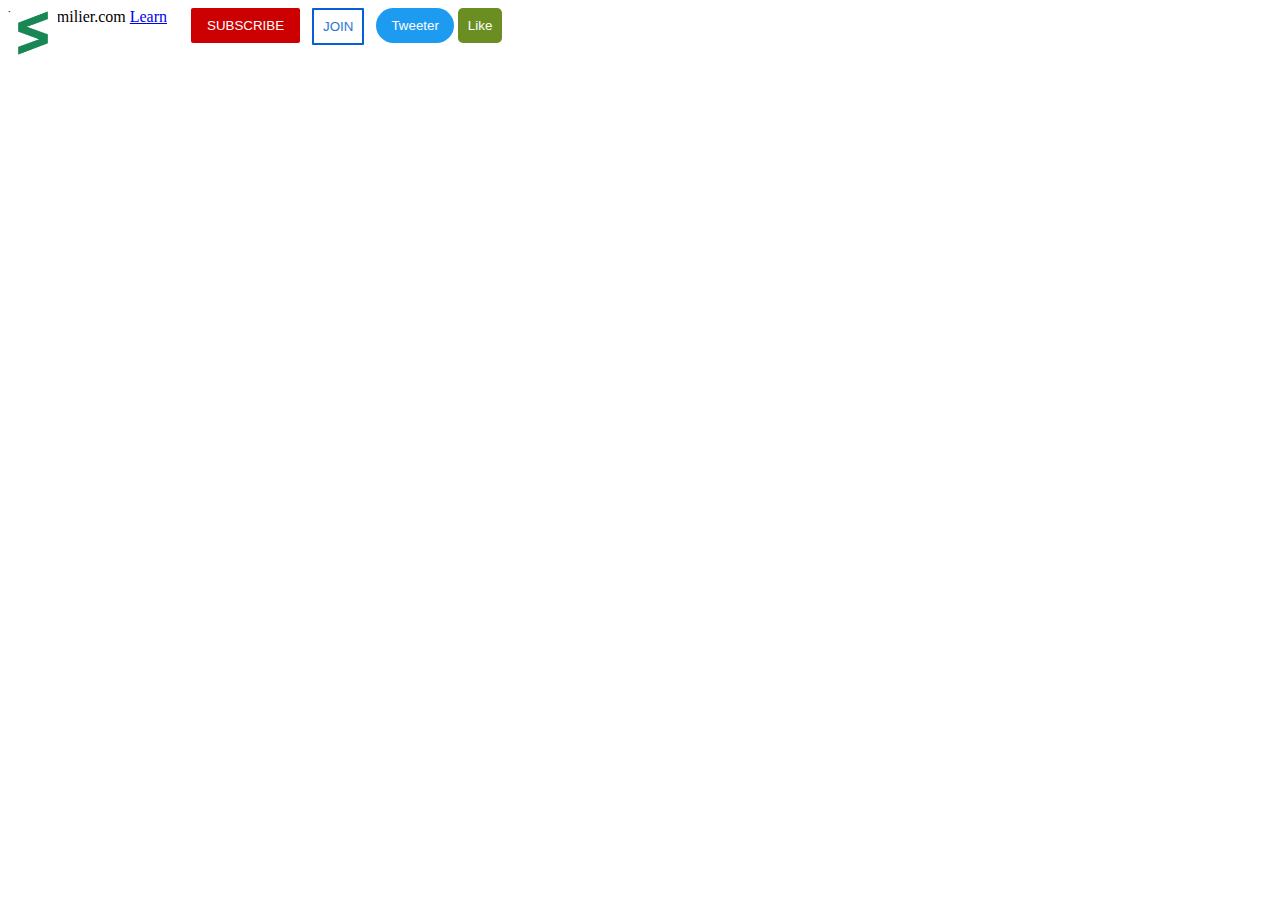
<file: buttons.html>
<!DOCTYPE html>
<html>
  <head>

    <link rel="stylesheet" href="css/style.css"/> 
    <title>Buttons</title>
  </head>
  <body>
    <div class="logo-image">
      <img src="./logo192.png" alt="logo">
    </div>
    Madefamilier.com
    <a href="#">Learn</a>

    <button class="subscribed-button">SUBSCRIBE</button>
    <button class="join-btn">JOIN</button>
    <button class="tweet-btn">Tweeter</button> 
    <button class="like-btn">Like</button>
  </body>
</html>
</file>
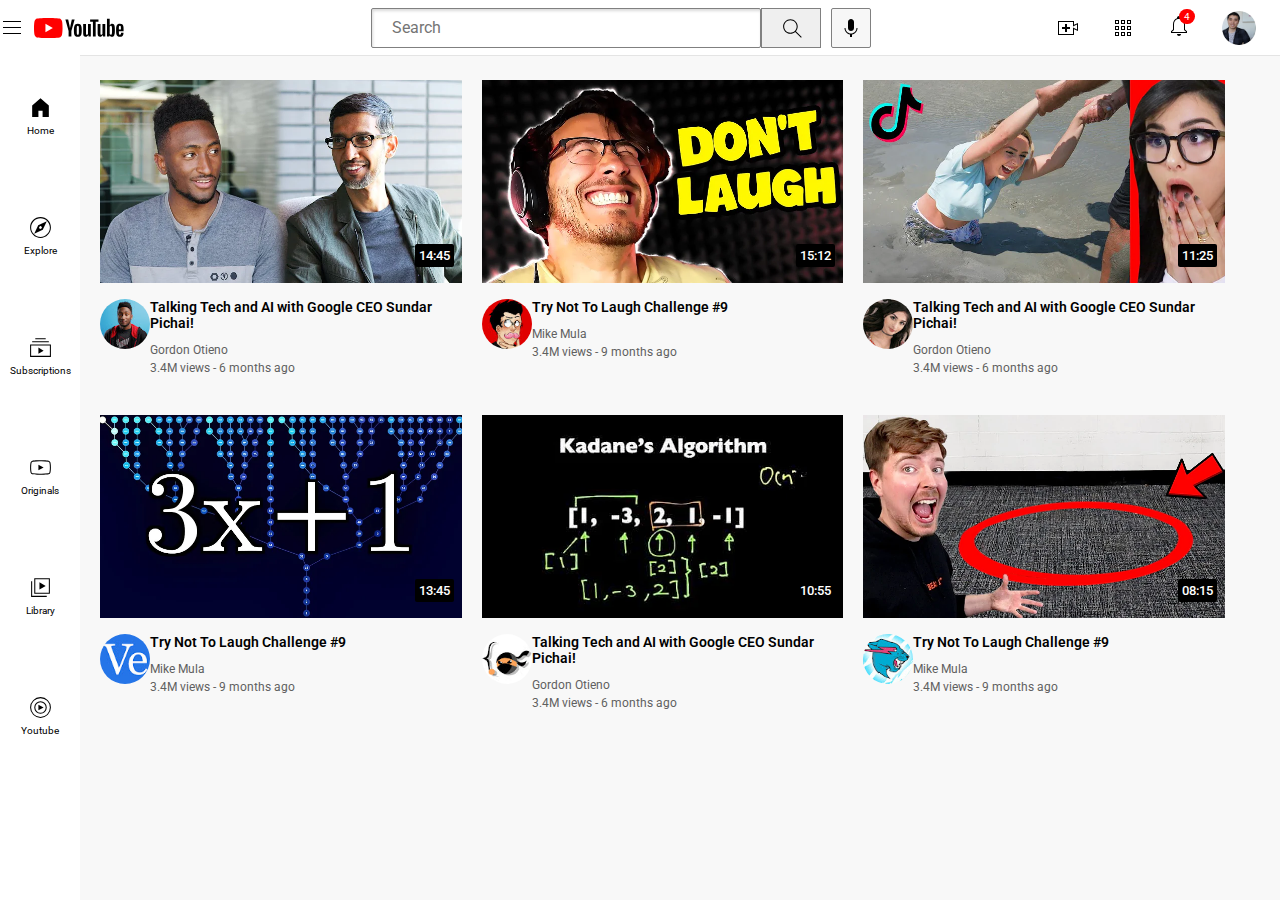
<file: youtube.html>
<!DOCTYPE html>
<html>
  <head>
 <title>Youtube</title>
  <link rel="stylesheet" href="./Intro/css/thumbnail.css" >
  <link rel="stylesheet" href="./Intro/css/general.css" >
    <link rel="preconnect" href="https://fonts.googleapis.com">
  <link rel="preconnect" href="https://fonts.gstatic.com" crossorigin>
  <link href="https://fonts.googleapis.com/css2?family=Roboto+Serif:opsz,wght@8..144,500;8..144,700&family=Roboto:wght@300;400;700&display=swap" rel="stylesheet">

  </head>
  <body> 

   <div class="top-bar">
    <div class="left-section">
      <img class="hamburger-menu" src="./icons/hamburger-menu.svg" alt="Youtube">
      <img class="youtube-logo" src="./icons/youtube-logo.svg" alt="Youtube">
    </div>
    <div class="center-section">
     <input type="text" class="search-bar" placeholder="Search">
     <button class="search-button" >
       <img class="search-icon" src="./icons/search.svg" alt="Search" >
      <div class="tooltip">Search</div>
      </button>
     <button class="voice-search-button">
       <img class="voice-search-icon" src="./icons/voice-search-icon.svg" alt ="Voice">
     </button>
     
    </div>
    <div class="right-section">
      <img class="upload-icon" src="./icons/upload.svg">
      <img class="youtube-icon" src="./icons/youtube-apps.svg">
      <div class="notif-icon">
        <img class="notification-icon" src="./icons/notifications.svg">
        <div class="notif-count">4</div>
      </div>
      
      <img class="current-user-pic" src="./icons/my-channel.jpeg">
 
    </div>
   </div>
    
    <div class="sidebar">
      <div class="sidebar-link">
        <img src="./side-Icons/home.svg">
        <div>Home</div>
      </div>
      <div class="sidebar-link"><img src="./side-Icons/explore.svg">
        <div>Explore</div>
      </div>
      <div class="sidebar-link"><img src="./side-Icons/subscriptions.svg">
        <div>Subscriptions</div>
      </div>
      <div class="sidebar-link"><img src="./side-Icons/originals.svg">
        <div>Originals</div>
      </div>
      <div class="sidebar-link"><img src="./side-Icons/library.svg">
        <div>Library</div>
      </div>
      <div class="sidebar-link"><img src="./side-Icons/youtube-music.svg">
        <div>Youtube</div>
      </div>
    </div>
   
    <div class="videos-grid">
      <div class="video-preview">
        <div class="thumbnail-row">
          <img class="thumbnail" src="./Thumbnails/thumbnail-1.webp" alt="Thumbnail 1">
          <div class="video-time">14:45</div>
        </div>
        <div class="video-info-grid">
          <div class="channel-picture">
            <img class="video-image" src="./channel-pictures/channel-1.jpeg" alt="channel-pic">
          </div>
          <div class="video-info">
            <p class="video-title">
              Talking Tech and AI with Google CEO Sundar Pichai!
             </p>
            <p class="video-Author">
              Gordon Otieno
            </p>
            <p class="video-stat">
              3.4M views 	&#45; 6 months ago
            </p>
          </div>
          
        </div>
  
      </div>
      <div class="video-preview">
        <div class="thumbnail-row">
          <img class="thumbnail" src="./Thumbnails/thumbnail-2.webp" alt="Thumbnail 1">
          <div class="video-time">15:12</div>
        </div>
        <div class="video-info-grid">
          <div class="channel-picture">
            <img class="video-image" src="./channel-pictures/channel-2.jpeg" alt="channel-pic">
          </div>
          <div class="video-info">
            <p class="video-title">
              Try Not To Laugh Challenge #9
             </p>
            <p class="video-Author">
              Mike Mula
            </p>
            <p class="video-stat">
              3.4M views 	&#45; 9 months ago
            </p>
          </div>
          
        </div>
  
      </div>
      <div class="video-preview">
        <div class="thumbnail-row">
          <img class="thumbnail" src="./Thumbnails/thumbnail-3.webp" alt="Thumbnail 1">
          <div class="video-time">11:25</div>
        </div>
        <div class="video-info-grid">
          <div class="channel-picture">
            <img class="video-image" src="./channel-pictures/channel-3.jpeg" alt="channel-pic">
          </div>
          <div class="video-info">
            <p class="video-title">
              Talking Tech and AI with Google CEO Sundar Pichai!
             </p>
            <p class="video-Author">
              Gordon Otieno
            </p>
            <p class="video-stat">
              3.4M views 	&#45; 6 months ago
            </p>
          </div>
          
        </div>
  
      </div>
      <div class="video-preview">
        <div class="thumbnail-row">
          <img class="thumbnail" src="./Thumbnails/thumbnail-4.webp" alt="Thumbnail 1">
          <div class="video-time">13:45</div>
        </div>
        <div class="video-info-grid">
          <div class="channel-picture">
            <img class="video-image" src="./channel-pictures/channel-4.jpeg" alt="channel-pic">
          </div>
          <div class="video-info">
            <p class="video-title">
              Try Not To Laugh Challenge #9
             </p>
            <p class="video-Author">
              Mike Mula
            </p>
            <p class="video-stat">
              3.4M views 	&#45; 9 months ago
            </p>
          </div>
          
        </div>
  
      </div>
      <div class="video-preview">
        <div class="thumbnail-row">
          <img class="thumbnail" src="./Thumbnails/thumbnail-5.webp" alt="Thumbnail 1">
          <div class="video-time">10:55</div>
        </div>
        <div class="video-info-grid">
          <div class="channel-picture">
            <img class="video-image" src="./channel-pictures/channel-5.jpeg" alt="channel-pic">
          </div>
          <div class="video-info">
            <p class="video-title">
              Talking Tech and AI with Google CEO Sundar Pichai!
             </p>
            <p class="video-Author">
              Gordon Otieno
            </p>
            <p class="video-stat">
              3.4M views 	&#45; 6 months ago
            </p>
          </div>
          
        </div>
  
      </div>
      <div class="video-preview">
        <div class="thumbnail-row">
          <img class="thumbnail" src="./Thumbnails/thumbnail-6.webp" alt="Thumbnail 1">
          <div class="video-time">08:15</div>
        </div>
        <div class="video-info-grid">
          <div class="channel-picture">
            <img class="video-image" src="./channel-pictures/channel-6.jpeg" alt="channel-pic">
          </div>
          <div class="video-info">
            <p class="video-title">
              Try Not To Laugh Challenge #9
             </p>
            <p class="video-Author">
              Mike Mula
            </p>
            <p class="video-stat">
              3.4M views 	&#45; 9 months ago
            </p>
          </div>
          
        </div>
  
      </div>

    </div>
  

  </body>
</html>
</file>
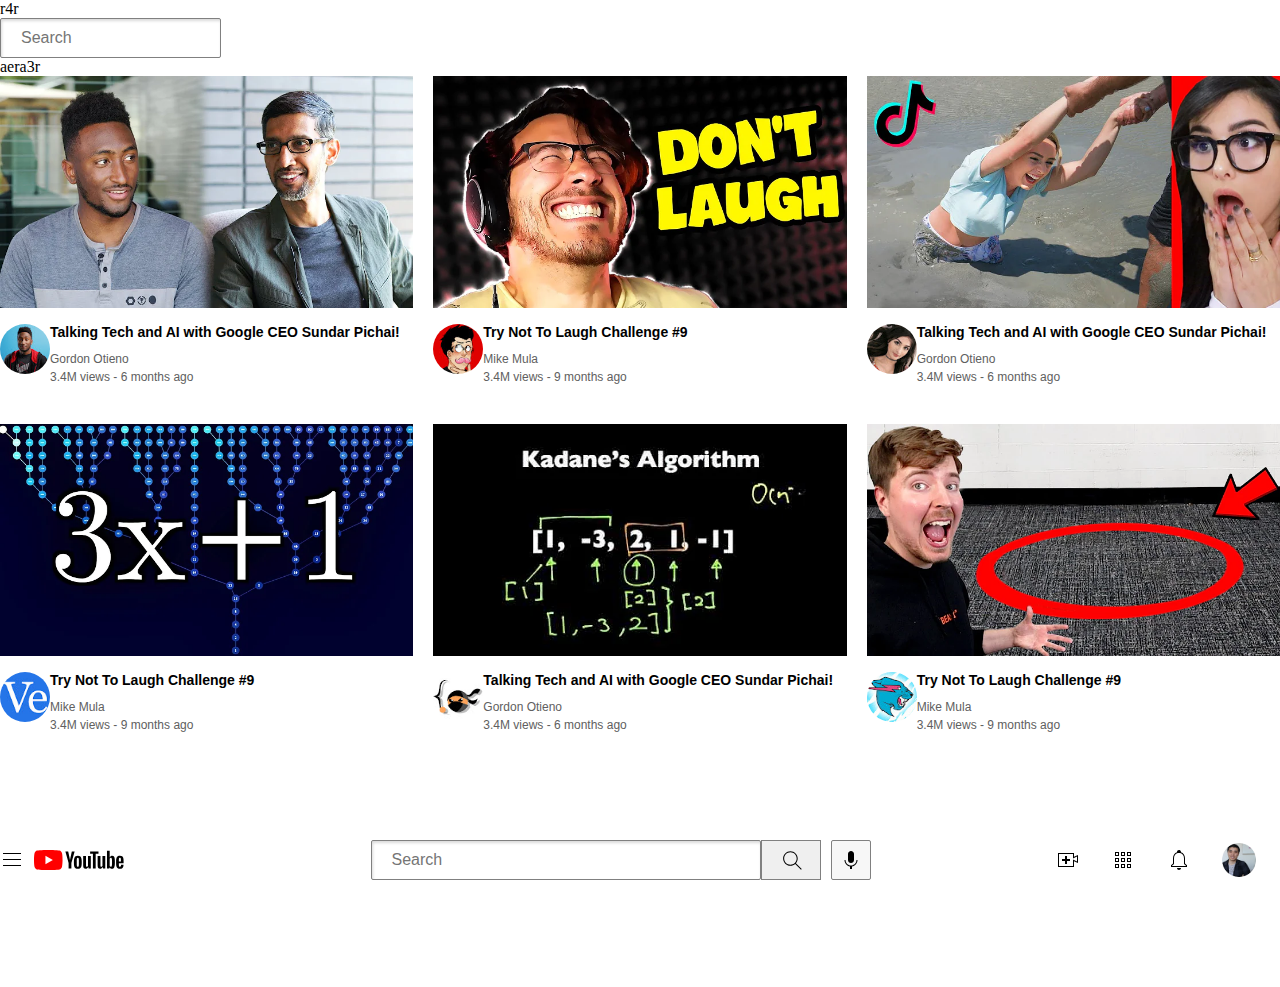
<file: icons/Youtube.html>
<!DOCTYPE html>
<!-- saved from url=(0034)http://127.0.0.1:5500/youtube.html -->
<html><head><meta http-equiv="Content-Type" content="text/html; charset=UTF-8">
 <title>Youtube</title>
  
  
    
  
  

  <style type="text/css">
@font-face {
  font-weight: 400;
  font-style:  normal;
  font-family: 'Circular-Loom';

  src: url('https://cdn.loom.com/assets/fonts/circular/CircularXXWeb-Book-cd7d2bcec649b1243839a15d5eb8f0a3.woff2') format('woff2');
}

@font-face {
  font-weight: 500;
  font-style:  normal;
  font-family: 'Circular-Loom';

  src: url('https://cdn.loom.com/assets/fonts/circular/CircularXXWeb-Medium-d74eac43c78bd5852478998ce63dceb3.woff2') format('woff2');
}

@font-face {
  font-weight: 700;
  font-style:  normal;
  font-family: 'Circular-Loom';

  src: url('https://cdn.loom.com/assets/fonts/circular/CircularXXWeb-Bold-83b8ceaf77f49c7cffa44107561909e4.woff2') format('woff2');
}

@font-face {
  font-weight: 900;
  font-style:  normal;
  font-family: 'Circular-Loom';

  src: url('https://cdn.loom.com/assets/fonts/circular/CircularXXWeb-Black-bf067ecb8aa777ceb6df7d72226febca.woff2') format('woff2');
}</style><link rel="stylesheet" href="./Youtube_files/thumbnail.css"><link rel="stylesheet" href="./Youtube_files/general.css"><link rel="preconnect" href="https://fonts.googleapis.com/"><link rel="preconnect" href="https://fonts.gstatic.com/" crossorigin=""><link href="./Youtube_files/css2" rel="stylesheet"></head>
  <body data-new-gr-c-s-check-loaded="14.1062.0" data-gr-ext-installed=""> 
   <div class="top">
    <div class="left-section">
      r4r
    </div>
    <div class="middle-section">
      <input type="text" class="search-bar" placeholder="Search">
    </div>
    <div class="right-section">aera3r</div>

   </div>
      
    
    
   
    <div class="videos-grid">
      <div class="video-preview">
        <div class="thumbnail-row">
          <img class="thumbnail" src="./Youtube_files/thumbnail-1.webp" alt="Thumbnail 1">
        
        </div>
        <div class="video-info-grid">
          <div class="channel-picture">
            <img class="video-image" src="./Youtube_files/channel-1.jpeg" alt="channel-pic">
          </div>
          <div class="video-info">
            <p class="video-title">
              Talking Tech and AI with Google CEO Sundar Pichai!
             </p>
            <p class="video-Author">
              Gordon Otieno
            </p>
            <p class="video-stat">
              3.4M views 	- 6 months ago
            </p>
          </div>
          
        </div>
  
      </div>
      <div class="video-preview">
        <div class="thumbnail-row">
          <img class="thumbnail" src="./Youtube_files/thumbnail-2.webp" alt="Thumbnail 1">
        
        </div>
        <div class="video-info-grid">
          <div class="channel-picture">
            <img class="video-image" src="./Youtube_files/channel-2.jpeg" alt="channel-pic">
          </div>
          <div class="video-info">
            <p class="video-title">
              Try Not To Laugh Challenge #9
             </p>
            <p class="video-Author">
              Mike Mula
            </p>
            <p class="video-stat">
              3.4M views 	- 9 months ago
            </p>
          </div>
          
        </div>
  
      </div>
      <div class="video-preview">
        <div class="thumbnail-row">
          <img class="thumbnail" src="./Youtube_files/thumbnail-3.webp" alt="Thumbnail 1">
        
        </div>
        <div class="video-info-grid">
          <div class="channel-picture">
            <img class="video-image" src="./Youtube_files/channel-3.jpeg" alt="channel-pic">
          </div>
          <div class="video-info">
            <p class="video-title">
              Talking Tech and AI with Google CEO Sundar Pichai!
             </p>
            <p class="video-Author">
              Gordon Otieno
            </p>
            <p class="video-stat">
              3.4M views 	- 6 months ago
            </p>
          </div>
          
        </div>
  
      </div>
      <div class="video-preview">
        <div class="thumbnail-row">
          <img class="thumbnail" src="./Youtube_files/thumbnail-4.webp" alt="Thumbnail 1">
        
        </div>
        <div class="video-info-grid">
          <div class="channel-picture">
            <img class="video-image" src="./Youtube_files/channel-4.jpeg" alt="channel-pic">
          </div>
          <div class="video-info">
            <p class="video-title">
              Try Not To Laugh Challenge #9
             </p>
            <p class="video-Author">
              Mike Mula
            </p>
            <p class="video-stat">
              3.4M views 	- 9 months ago
            </p>
          </div>
          
        </div>
  
      </div>
      <div class="video-preview">
        <div class="thumbnail-row">
          <img class="thumbnail" src="./Youtube_files/thumbnail-5.webp" alt="Thumbnail 1">
        
        </div>
        <div class="video-info-grid">
          <div class="channel-picture">
            <img class="video-image" src="./Youtube_files/channel-5.jpeg" alt="channel-pic">
          </div>
          <div class="video-info">
            <p class="video-title">
              Talking Tech and AI with Google CEO Sundar Pichai!
             </p>
            <p class="video-Author">
              Gordon Otieno
            </p>
            <p class="video-stat">
              3.4M views 	- 6 months ago
            </p>
          </div>
          
        </div>
  
      </div>
      <div class="video-preview">
        <div class="thumbnail-row">
          <img class="thumbnail" src="./Youtube_files/thumbnail-6.webp" alt="Thumbnail 1">
        
        </div>
        <div class="video-info-grid">
          <div class="channel-picture">
            <img class="video-image" src="./Youtube_files/channel-6.jpeg" alt="channel-pic">
          </div>
          <div class="video-info">
            <p class="video-title">
              Try Not To Laugh Challenge #9
             </p>
            <p class="video-Author">
              Mike Mula
            </p>
            <p class="video-stat">
              3.4M views 	- 9 months ago
            </p>
          </div>
          
        </div>
  
      </div>

    </div>
    <div class="top-bar">
     <div class="left-section">
       <img class="hamburger-menu" src="./Youtube_files/hamburger-menu.svg" alt="Youtube">
       <img class="youtube-logo" src="./Youtube_files/youtube-logo.svg" alt="Youtube">
     </div>
     <div class="center-section">
      <input type="text" class="search-bar" placeholder="Search">
      <button class="search-button">
        <img class="search-icon" src="./Youtube_files/search.svg" alt="Search">
      </button>
      <button class="voice-search-button">
        <img class="voice-search-icon" src="./Youtube_files/voice-search-icon.svg" alt="Voice">
      </button>
      
     </div>
     <div class="right-section">
       <img class="upload-icon" src="./Youtube_files/upload.svg">
       <img class="youtube-icon" src="./Youtube_files/youtube-apps.svg">
       <img class="notification-icon" src="./Youtube_files/notifications.svg">
       <img class="current-user-pic" src="./Youtube_files/my-channel.jpeg">
  
     </div>

    </div>

  <!-- Code injected by live-server -->
<script type="text/javascript">
	// <![CDATA[  <-- For SVG support
	if ('WebSocket' in window) {
		(function () {
			function refreshCSS() {
				var sheets = [].slice.call(document.getElementsByTagName("link"));
				var head = document.getElementsByTagName("head")[0];
				for (var i = 0; i < sheets.length; ++i) {
					var elem = sheets[i];
					var parent = elem.parentElement || head;
					parent.removeChild(elem);
					var rel = elem.rel;
					if (elem.href && typeof rel != "string" || rel.length == 0 || rel.toLowerCase() == "stylesheet") {
						var url = elem.href.replace(/(&|\?)_cacheOverride=\d+/, '');
						elem.href = url + (url.indexOf('?') >= 0 ? '&' : '?') + '_cacheOverride=' + (new Date().valueOf());
					}
					parent.appendChild(elem);
				}
			}
			var protocol = window.location.protocol === 'http:' ? 'ws://' : 'wss://';
			var address = protocol + window.location.host + window.location.pathname + '/ws';
			var socket = new WebSocket(address);
			socket.onmessage = function (msg) {
				if (msg.data == 'reload') window.location.reload();
				else if (msg.data == 'refreshcss') refreshCSS();
			};
			if (sessionStorage && !sessionStorage.getItem('IsThisFirstTime_Log_From_LiveServer')) {
				console.log('Live reload enabled.');
				sessionStorage.setItem('IsThisFirstTime_Log_From_LiveServer', true);
			}
		})();
	}
	else {
		console.error('Upgrade your browser. This Browser is NOT supported WebSocket for Live-Reloading.');
	}
	// ]]>
</script>
</body><loom-container id="lo-engage-ext-container"><loom-shadow classname="resolved"></loom-shadow></loom-container><loom-container id="lo-companion-container"><loom-shadow classname="resolved"></loom-shadow></loom-container><grammarly-desktop-integration data-grammarly-shadow-root="true"></grammarly-desktop-integration></html>
</file>
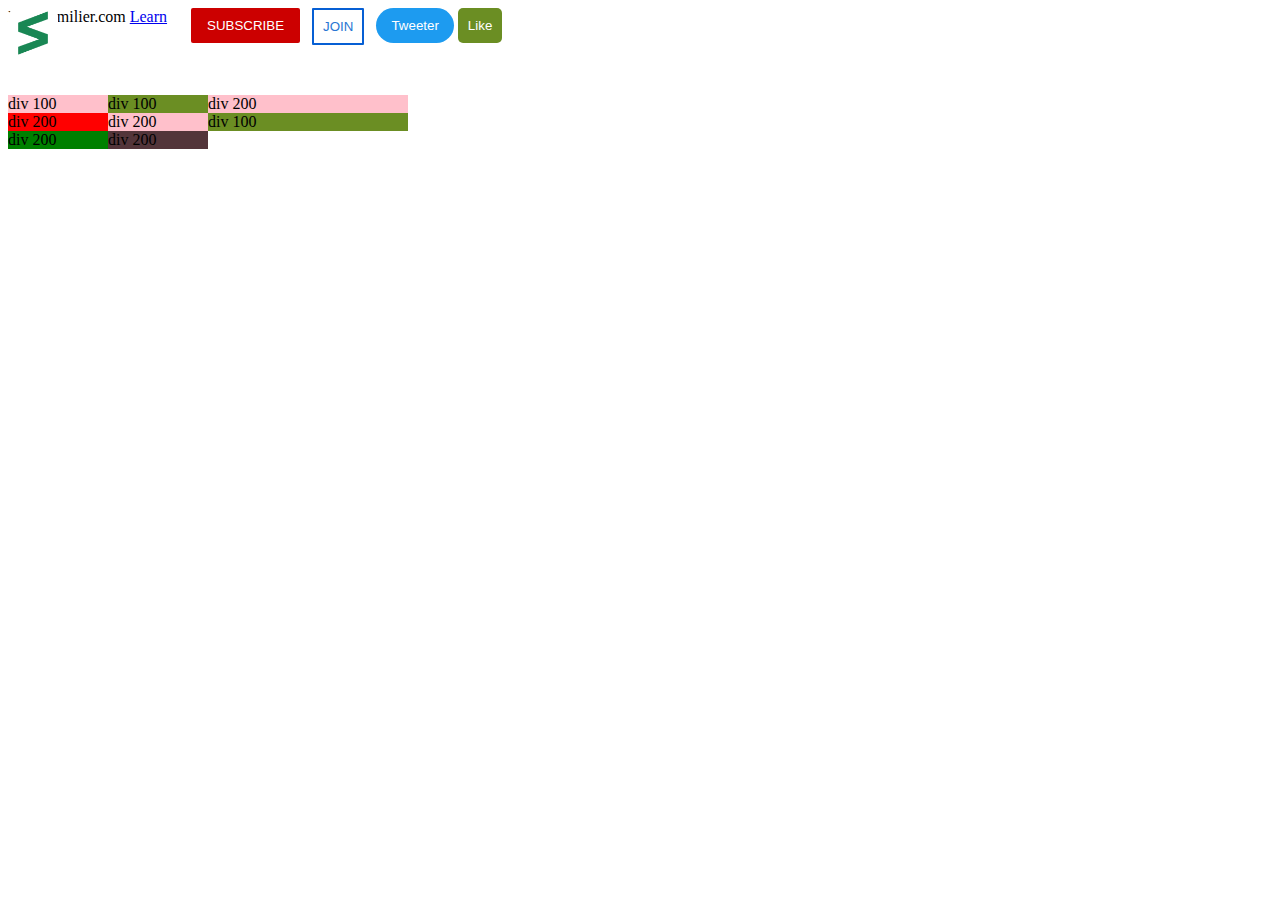
<file: Intro/buttons.html>
<!DOCTYPE html>
<html>
  <head>

    <link rel="stylesheet" href="css/style.css"/> 
    <title>Buttons</title>
  </head>
  <body>
    <div class="logo-image">
      <img src="./logo192.png" alt="logo">
    </div>
    Madefamilier.com
    <a href="#">Learn</a>

    <button class="subscribed-button">SUBSCRIBE</button>
    <button class="join-btn">JOIN</button>
    <button class="tweet-btn">Tweeter</button> 
    <button class="like-btn">Like</button>
    

    <div style="display: grid;
                  grid-template-columns: 100px 100px 200px;
                  margin-top: 50px;">
                  <div style="background-color: pink">div 100</div>
                  <div style="background-color: olivedrab">div 100</div>
                  <div style="background-color: pink">div 200</div>
                  <div style="background-color: red">div 200</div>
                  <div style="background-color: pink">div 200</div>
                  <div style="background-color: olivedrab">div 100</div>
                  <div style="background-color: green">div 200</div>
                  <div style="background-color: rgb(83, 53, 58)">div 200</div>
                  </div>
  </body>
</html>
</file>
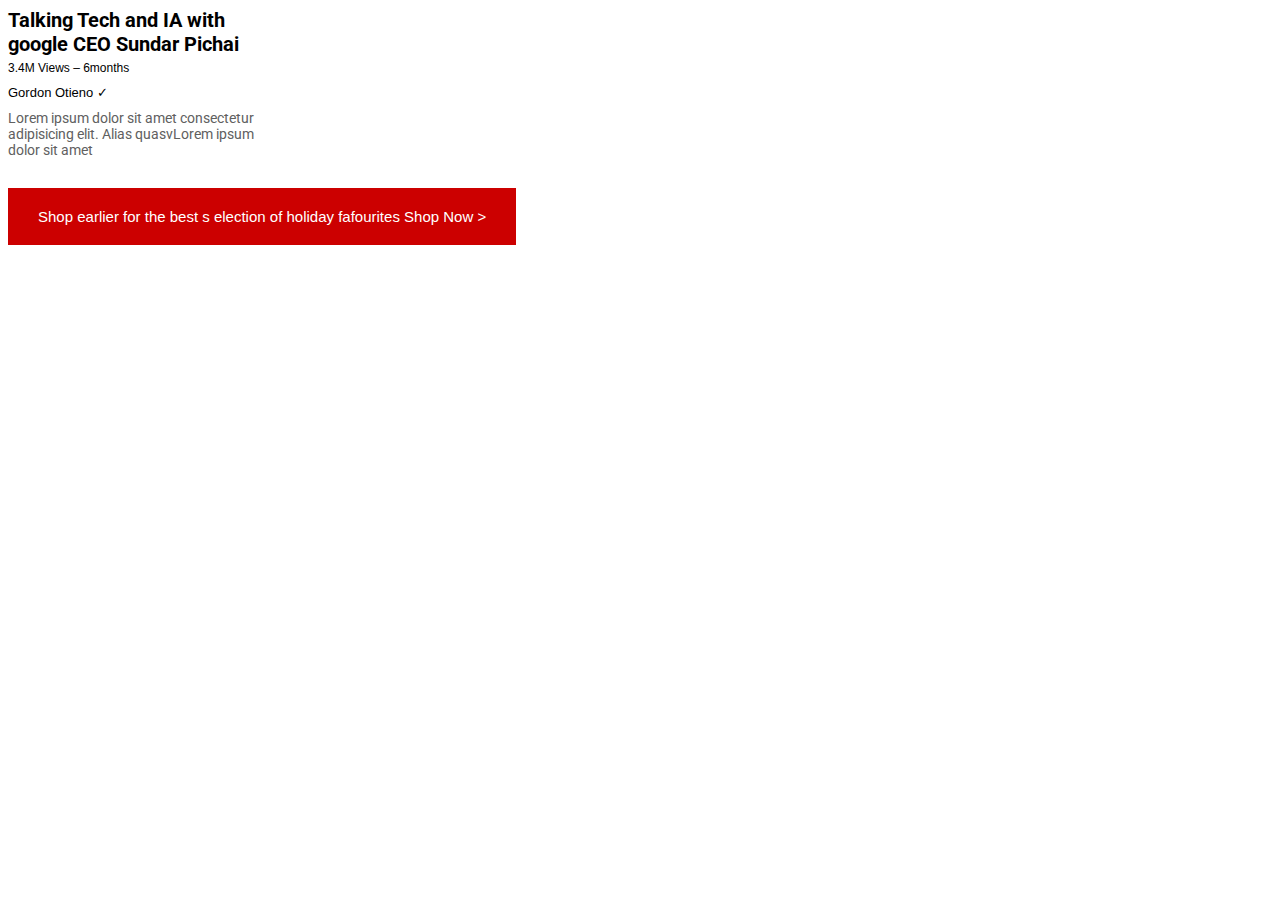
<file: Intro/text.html>
<!DOCTYPE html>
<html>
  <head>
    <title>Text</title>
    <link rel="stylesheet" href="./css/style.css"/>
    <link rel="preconnect" href="https://fonts.googleapis.com">
<link rel="preconnect" href="https://fonts.gstatic.com" crossorigin>
<link href="https://fonts.googleapis.com/css2?family=Roboto+Serif:opsz,wght@8..144,500;8..144,700&family=Roboto:wght@300;400;700&display=swap" rel="stylesheet">
  </head>
  <body>
  
  <p class="video-title">
    Talking Tech and IA with google CEO Sundar Pichai
  </p>
  <p class="video-stats">
    <!-- html dash code HTML entity -->
    3.4M Views &#8211; 6months
  </p>
  <p class="video-Author">
    Gordon Otieno &#10003; 
  </p>
  <p class="video-desc">
    Lorem ipsum dolor sit amet consectetur adipisicing elit. 
    Alias quasvLorem ipsum dolor sit amet
  </p>
    <!-- text elements -->
  <p class="apple-text">Shop earlier for the best s
    election of holiday fafourites <span class="apple-link" href="#">Shop Now &#62;</span> 
  </p>
 
  
  </body>
  
</html>
</file>
<file: css/style.css>
.subscribed-button {
  background-color: #cc0000;
  margin-left: 20px;
  color: white;
  border: none;
  padding-top: 10px;
  padding-bottom: 10px;
  padding-left: 16px;
  padding-right: 16px;
  border-radius: 2px;
  cursor: pointer;
  margin-right: 8px;
  transition: opacity 0.15s;
  vertical-align: top;
}
.subscribed-button:hover {
  opacity: 0.6;
}
.subscribed-button:active {
  opacity: 0.35;
}
.join-btn {
  background-color: white;
  border: 2px solid #065fd4;
  padding: 9px;
  color: rgb(41, 118, 211);
  border-radius: 1px;
  cursor: pointer;
  margin-right: 8px;
  transition: background-color 0.15s, color 0.15s;
  vertical-align: top;
}
.join-btn:hover {
  background-color: rgb(41, 118, 211);
  color: white;
}
.join-btn:active {
  opacity: 0.7;
}
.tweet-btn {
  background-color: #1d9bf0;
  border: none;
  padding-top: 10px;
  padding-bottom: 10px;
  padding-left: 15px;
  padding-right: 15px;
  border-radius: 18px;
  cursor: pointer;
  color: white;
  transition: box-shadow 0.15s;
  vertical-align: top;
}
.tweet-btn:hover {
  box-shadow: 5px 5px 10px rgb(0, 0, 0, 0.15);
}
.logo-image {
  position: fixed;
  margin-right: 10px;
}
img {
  height: 50px;
  width: 50px;
}
.like-btn{
  padding: 10px;
  background-color:olivedrab;
  color: white;
  vertical-align: top;
  transition: padding 1s;
  border: none;
  border-radius: 5px
}
.like-btn:hover{
  padding: 15px;
}
//box model
/* padding 
margin *
</file>
<file: Intro/css/thumbnail.css>
.thumbnail {
  width: 100%;
}

.channel-picture {
  width: 50px;
  vertical-align: top;
  padding-right: 5px;
}
.video-info {
  width: 245 px;
}
.video-image {
  width: 100%;
  border-radius: 50px;
}
.thumbnail-row {
  margin-bottom: 12px;
  position: relative;
}
.video-title {
  font-weight: 600;
  margin-bottom: 12px;
}
.video-Author,
.video-stat {
  font-size: 12px;
  color: rgb(96, 96, 96);
}
.video-Author {
  margin-bottom: 4px;
}
.video-info-grid {
  display: grid;
  grid-template-columns: 50px 1fr;
}
.videos-grid {
  display: grid;
  grid-template-columns: 1fr 1fr 1fr;
  column-gap: 20px;
  grid-row-gap: 40px;
}

//header section
.top {
  height: 60px;
  display: flex;
  flex-direction: row;
}
.top-bar {
  height: 55px;
  display: flex;
  flex-direction: row;
  justify-content: space-between;
  position: fixed;
  left: 0px;
  right: 0px;
  top: 0px;
  background-color: white;
  border-bottom-width: 1px;
  border-bottom-style: solid;
  border-bottom-color: rgb(228, 228, 228);
  z-index: 1000;
}
.left-section {
  width: 150px;
  align-items: center;
  display: flex;
}

.center-section {
  flex: 1;
  margin-left: 70px;
  margin-right: 35px;
  max-width: 500px;
  display: flex;
  align-items: center;
}
.right-section {
  width: 200px;
  display: flex;
  align-items: center;
  margin-right: 24px;
  justify-content: space-between;
  flex-shrink: 0;
}
.hamburger-menu {
  height: 24px;
  padding-right: 10px;
}
.youtube-logo {
  height: 20px;
}
.search-bar::placeholder {
  font-family: roboto, arial;
  font-size: 16px;
  padding-left: 10px;
}
.search-bar {
  font-size: 16px;
  height: 36px;
  flex: 1;
  padding-left: 10px;
  border-width: 1px;
  border: 1px solid grey;
  border-radius: 2px;
  box-shadow: inset 1px 2px 3px rgb(0, 0, 0, 0.15);
}
.search-button {
  height: 40px;
  width: 60px;
  border: 1px solid grey;
  padding-left: 10px;
  position: relative;
  // background-color: #f7f7f7
}

.search-button .tooltip {
  position: absolute;
  background-color: grey;
  padding: 4px 8px;
  color: white;
  border-radius: 2px;
  font-family: roboto, Arial;
  bottom: -25px;
  opacity: 0;
  transition: opacity 0.15s;
  pointer-events: none; //disable on roll over
}
.search-button:hover .tooltip {
  opacity: 1;
}
.voice-search-button {
  height: 40px;
  width: 40px;
  border: 1px solid grey;
  background-color: #f7f7f7;
  margin-left: -1px;
  border-radius: 2px;
  margin-left: 10px;
}
.search-icon {
  margin-top: 4px;
  height: 25px;
}

.voice-search-icon {
  height: 24px;
  margin-top: 4px;
  background-color: #f7f7f7;
}
.upload-icon {
  height: 24px;
}
.youtube-icon {
  height: 24px;
}
.notification-icon {
  height: 24px;
}
.current-user-pic {
  height: 34px;
  border-radius: 16px;
}
.notif-icon {
  position: relative;
}
.notif-count {
  position: absolute;
  background-color: red;
  padding: 2px 5px;
  right: -4px;
  color: white;
  font-family: roboto, Arial;
  font-size: 10px;
  top: -5px;
  border-radius: 113px;
}
/* sidebar style */
.sidebar {
  background-color: white;
  position: fixed;
  top: 50px;
  width: 80px;
  left: 0px;
  bottom: 0px;
  z-index: 2000;
  padding-top: 5px;
}

.video-time {
  position: absolute;
  right: 8px;
  bottom: 20px;
  padding: 4px;
  border-radius: 2px;
  background-color: black;
  color: white;
  font-family: roboto, Arial;
  font-size: 13px;
  font-weight: 500;
}
.sidebar-link {
  height: 120px;
  display: flex;
  justify-content: center;
  align-items: center;
  text-align: center;
  flex-direction: column;
  cursor: pointer;
}
.sidebar-link:hover {
  background-color: rgb(235, 235, 235);
}
.sidebar-link img {
  width: 25px;
  margin-bottom: 5px;
}
.sidebar-link div {
  font-family: roboto, Arial;
  font-size: 10px;
}
</file>
<file: Intro/css/general.css>
p {
  margin: 0;
  font-family: roboto, Arial;
  font-size: 14px;
}
body{
  margin: 0px;
  padding-top: 80px;
  padding-left: 100px;
  padding-right: 55px;
  background-color: rgb(248,248,248);
}
</file>
<file: icons/Youtube_files/thumbnail.css>
.thumbnail {
  width: 100%;
}

.channel-picture {
  width: 50px;
  vertical-align: top;
  padding-right: 5px;
}
.video-info {
  width: 245 px;
}
.video-image {
  width: 100%;
  border-radius: 50px;
}
.thumbnail-row {
  margin-bottom: 12px;
}
.video-title {
  font-weight: 600;
  margin-bottom: 12px;
}
.video-Author,
.video-stat {
  font-size: 12px;
  color: rgb(96, 96, 96);
}
.video-Author {
  margin-bottom: 4px;
}
.video-info-grid {
  display: grid;
  grid-template-columns: 50px 1fr;
}
.videos-grid {
  display: grid;
  grid-template-columns: 1fr 1fr 1fr;
  column-gap: 20px;
  grid-row-gap: 40px;
}

//header section
.top {
  height: 55px;
  display: flex;
  flex-direction: row;
}
.top-bar {
  margin: 100px;
  height: 55px;
  display: flex;
  flex-direction: row;
  justify-content: space-between;
  margin: 100px 0px;
}
.left-section {
  width: 150px;
  align-items: center;
  display: flex;
}

.center-section {
  flex: 1;
  margin-left: 70px;
  margin-right: 35px;
  max-width: 500px;
  display: flex;
  align-items: center;
}
.right-section {
  width: 200px;
  display: flex;
  align-items: center;
  margin-right: 24px;
  justify-content: space-between;
  flex-shrink: 0;
}
.hamburger-menu {
  height: 24px;
  padding-right: 10px;
}
.youtube-logo {
  height: 20px;
}
.search-bar::placeholder {
  font-family: roboto, arial;
  font-size: 16px;
  padding-left: 10px;
}
.search-bar {
  font-size: 16px;
  height: 36px;
  flex: 1;
  padding-left: 10px;
  border-width: 1px;
  border: 1px solid grey;
  border-radius: 2px;
  box-shadow: inset 1px 2px 3px rgb(0, 0, 0, 0.15);
}
.search-button {
  height: 40px;
  width: 60px;
  border: 1px solid grey;
  padding-left: 10px;
  // background-color: #f7f7f7
}
.voice-search-button {
  height: 40px;
  width: 40px;
  border: 1px solid grey;
  background-color: #f7f7f7;
  margin-left: -1px;
  border-radius: 2px;
  margin-left: 10px;
}
.search-icon {
  margin-top: 4px;
  height: 25px;
}
.voice-search-icon {
  height: 24px;
  margin-top: 4px;
  background-color: #f7f7f7;
}
.upload-icon {
  height: 24px;
}
.youtube-icon {
  height: 24px;
}
.notification-icon {
  height: 24px;
}
.current-user-pic {
  height: 34px;
  border-radius: 16px;
}
</file>
<file: icons/Youtube_files/general.css>
p {
  margin: 0;
  font-family: roboto, Arial;
  font-size: 14px;
}
body{
  margin: 0px;
}
</file>
<file: Intro/css/style.css>
p{
  margin-top: 0px;
  margin-bottom: 0px;
  font-family: roboto;
}
.subscribed-button {
  background-color: #cc0000;
  margin-left: 20px;
  color: white;
  border: none;
  padding-top: 10px;
  padding-bottom: 10px;
  padding-left: 16px;
  padding-right: 16px;
  border-radius: 2px;
  cursor: pointer;
  margin-right: 8px;
  transition: opacity 0.15s;
  vertical-align: top;
}
.subscribed-button:hover {
  opacity: 0.6;
}
.subscribed-button:active {
  opacity: 0.35;
}
.join-btn {
  background-color: white;
  border: 2px solid #065fd4;
  padding: 9px;
  color: rgb(41, 118, 211);
  border-radius: 1px;
  cursor: pointer;
  margin-right: 8px;
  transition: background-color 0.15s, color 0.15s;
  vertical-align: top;
}
.join-btn:hover {
  background-color: rgb(41, 118, 211);
  color: white;
}
.join-btn:active {
  opacity: 0.7;
}
.tweet-btn {
  background-color: #1d9bf0;
  border: none;
  padding-top: 10px;
  padding-bottom: 10px;
  padding-left: 15px;
  padding-right: 15px;
  border-radius: 18px;
  cursor: pointer;
  color: white;
  transition: box-shadow 0.15s;
  vertical-align: top;
}
.tweet-btn:hover {
  box-shadow: 5px 5px 10px rgb(0, 0, 0, 0.15);
}
.logo-image {
  position: fixed;
  margin-right: 10px;
}
img {
  height: 50px;
  width: 50px;
}
.like-btn{
  padding: 10px;
  background-color:olivedrab;
  color: white;
  vertical-align: top;
  transition: padding 0.3s;
  border: none;
  border-radius: 5px
}
.like-btn:hover{
  padding: 15px;
  cursor: pointer;

}
.video-title{
  font-family: roboto;
  font-size: 20px;
  font-weight: bold;
  width: 280px;
  line-height: 24px;
  margin-bottom: 5px;
  
}

.video-stats{
 font-family: Arial;
 font-size: 12px;
 font:rgb(96,96,96);
 margin-top: 5px;
 margin-bottom: 10px;
 

}
.video-Author{
font-family: Arial;
font-size: 13px;
margin-bottom: 10px

}
.video-desc{
  width:280px;
  color: rgb(96,96,96);
  font-size: 14px;
  margin-bottom: 50px;
 
}
.apple-text{
  background-color: #c00;
  padding: 20px 30px;
  display: inline;
  font-family: Arial;
  font-size: 15px;
  color:white;
  text-align: center;
  font-weight: 500;
 
}
.apple-link{
  text-decoration: none;
}
.apple-link:hover{
  text-decoration: underline;
  cursor: pointer;
}
//box model
/* padding 
margin *
</file>
